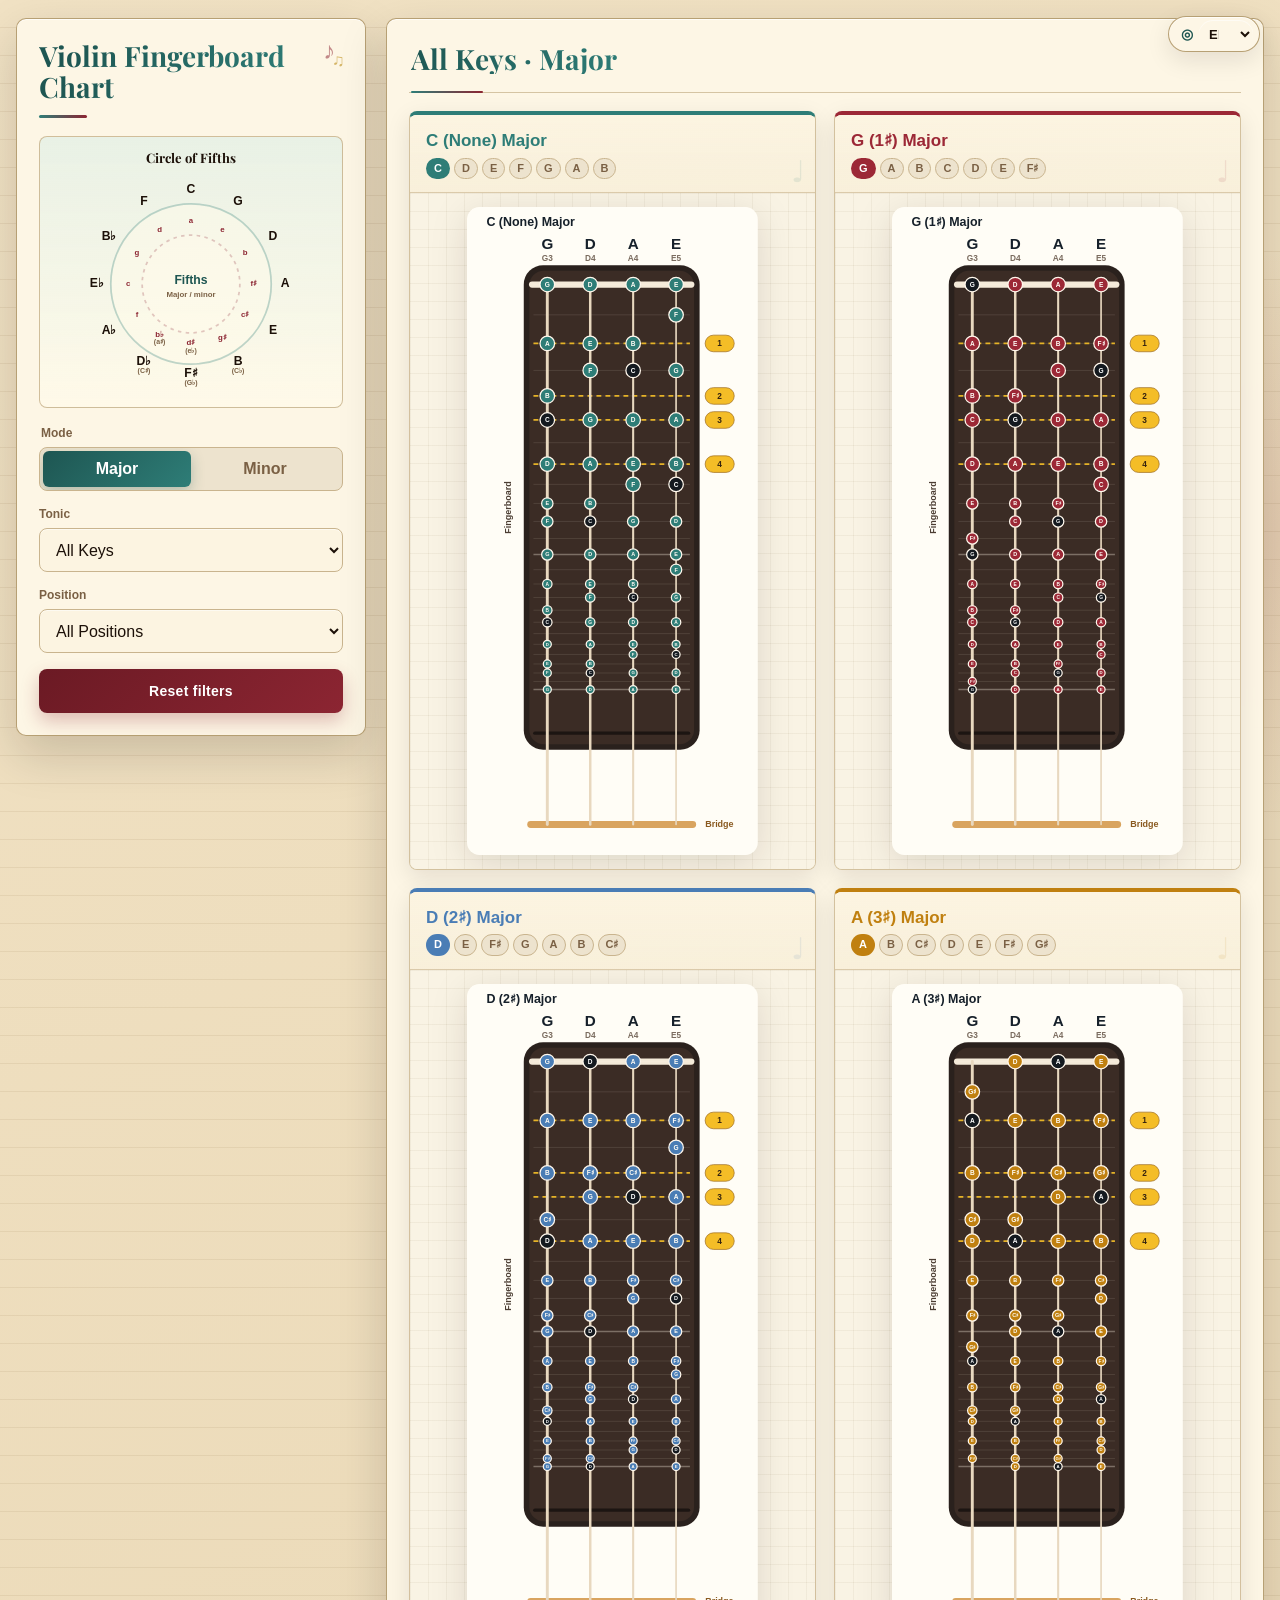
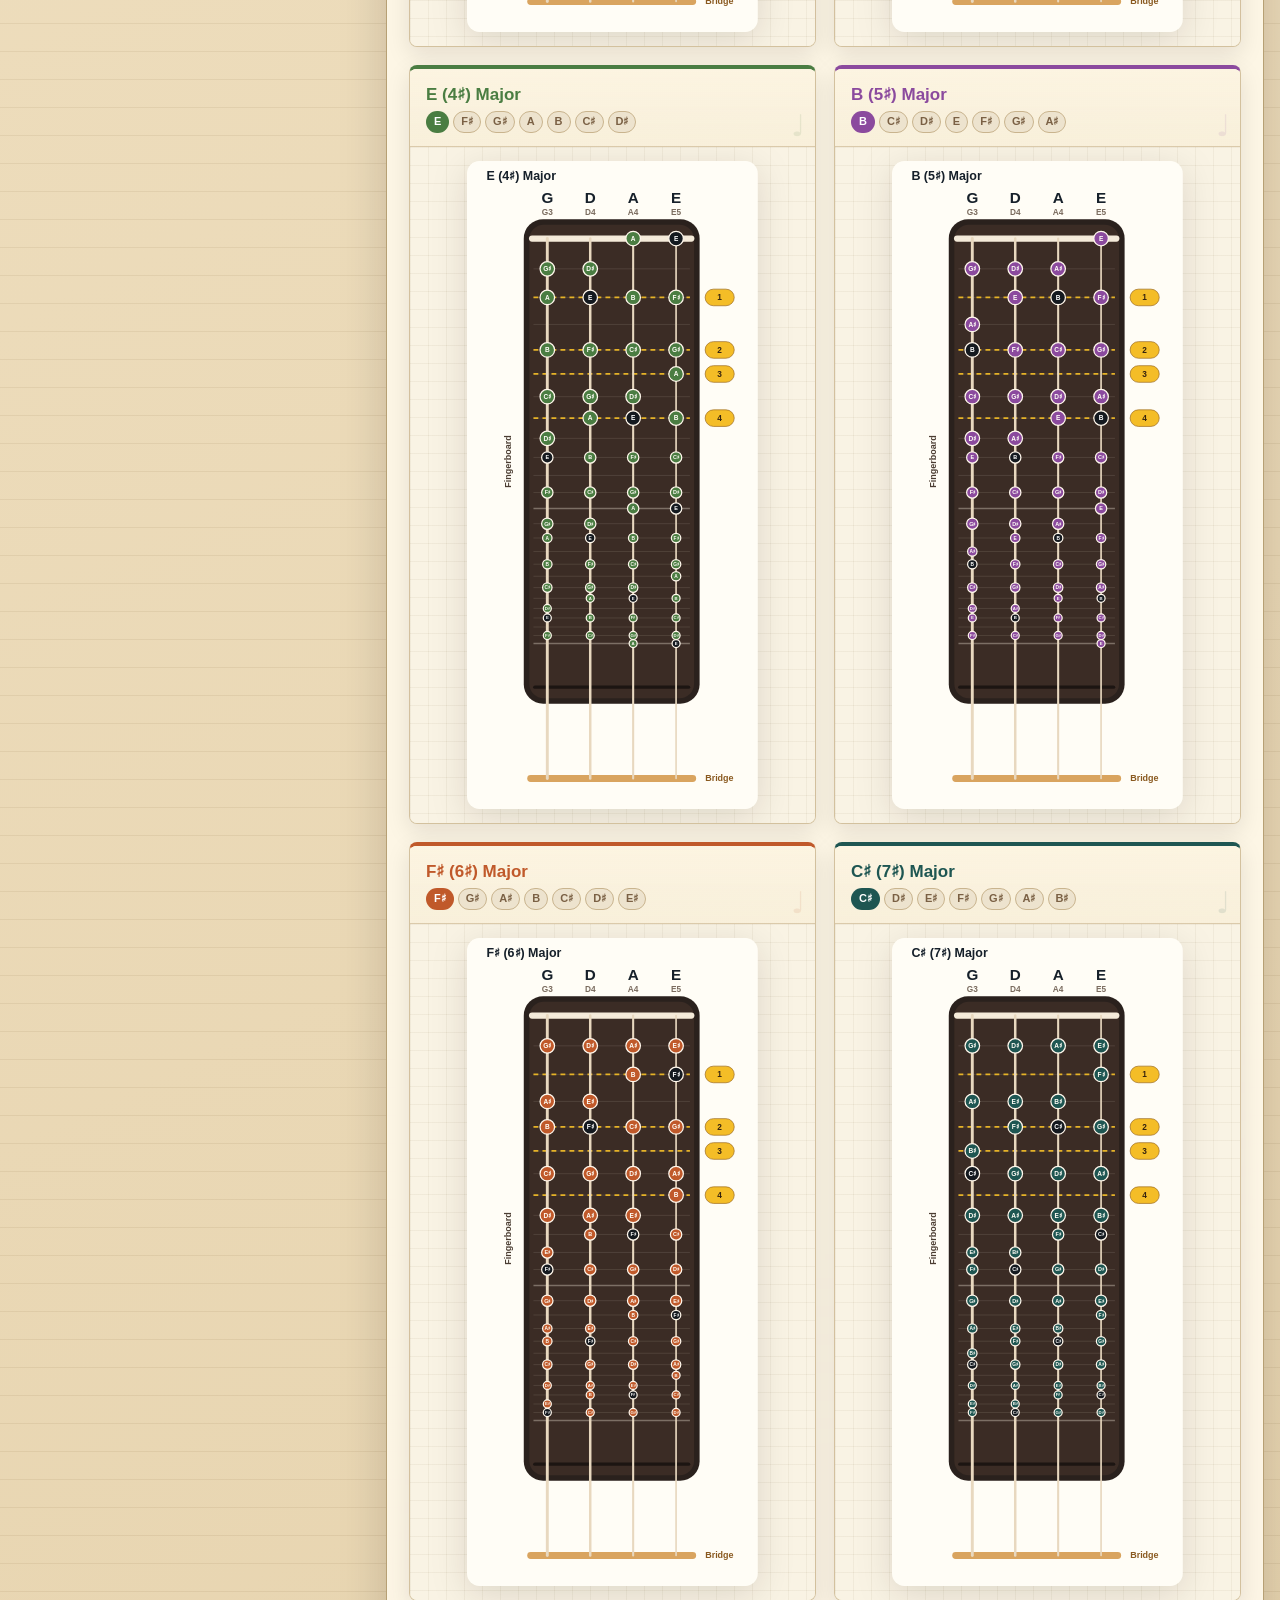
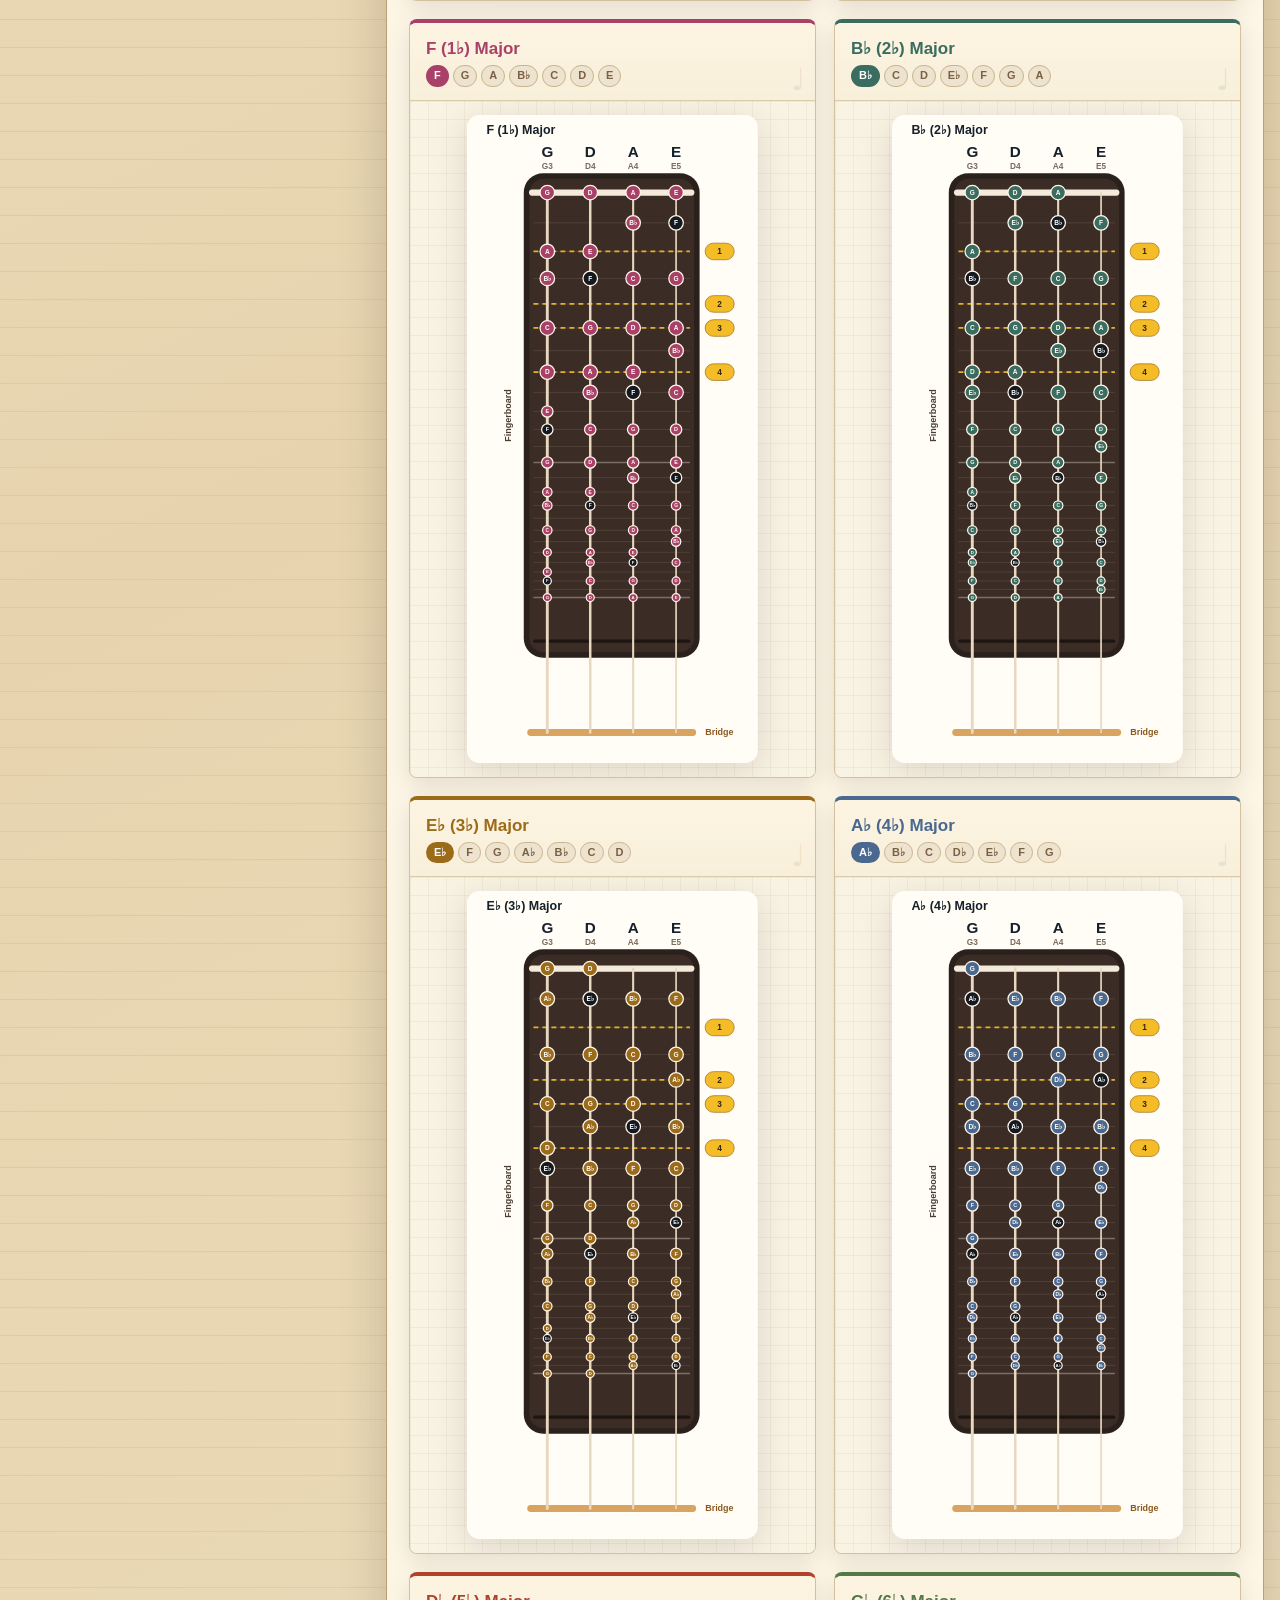
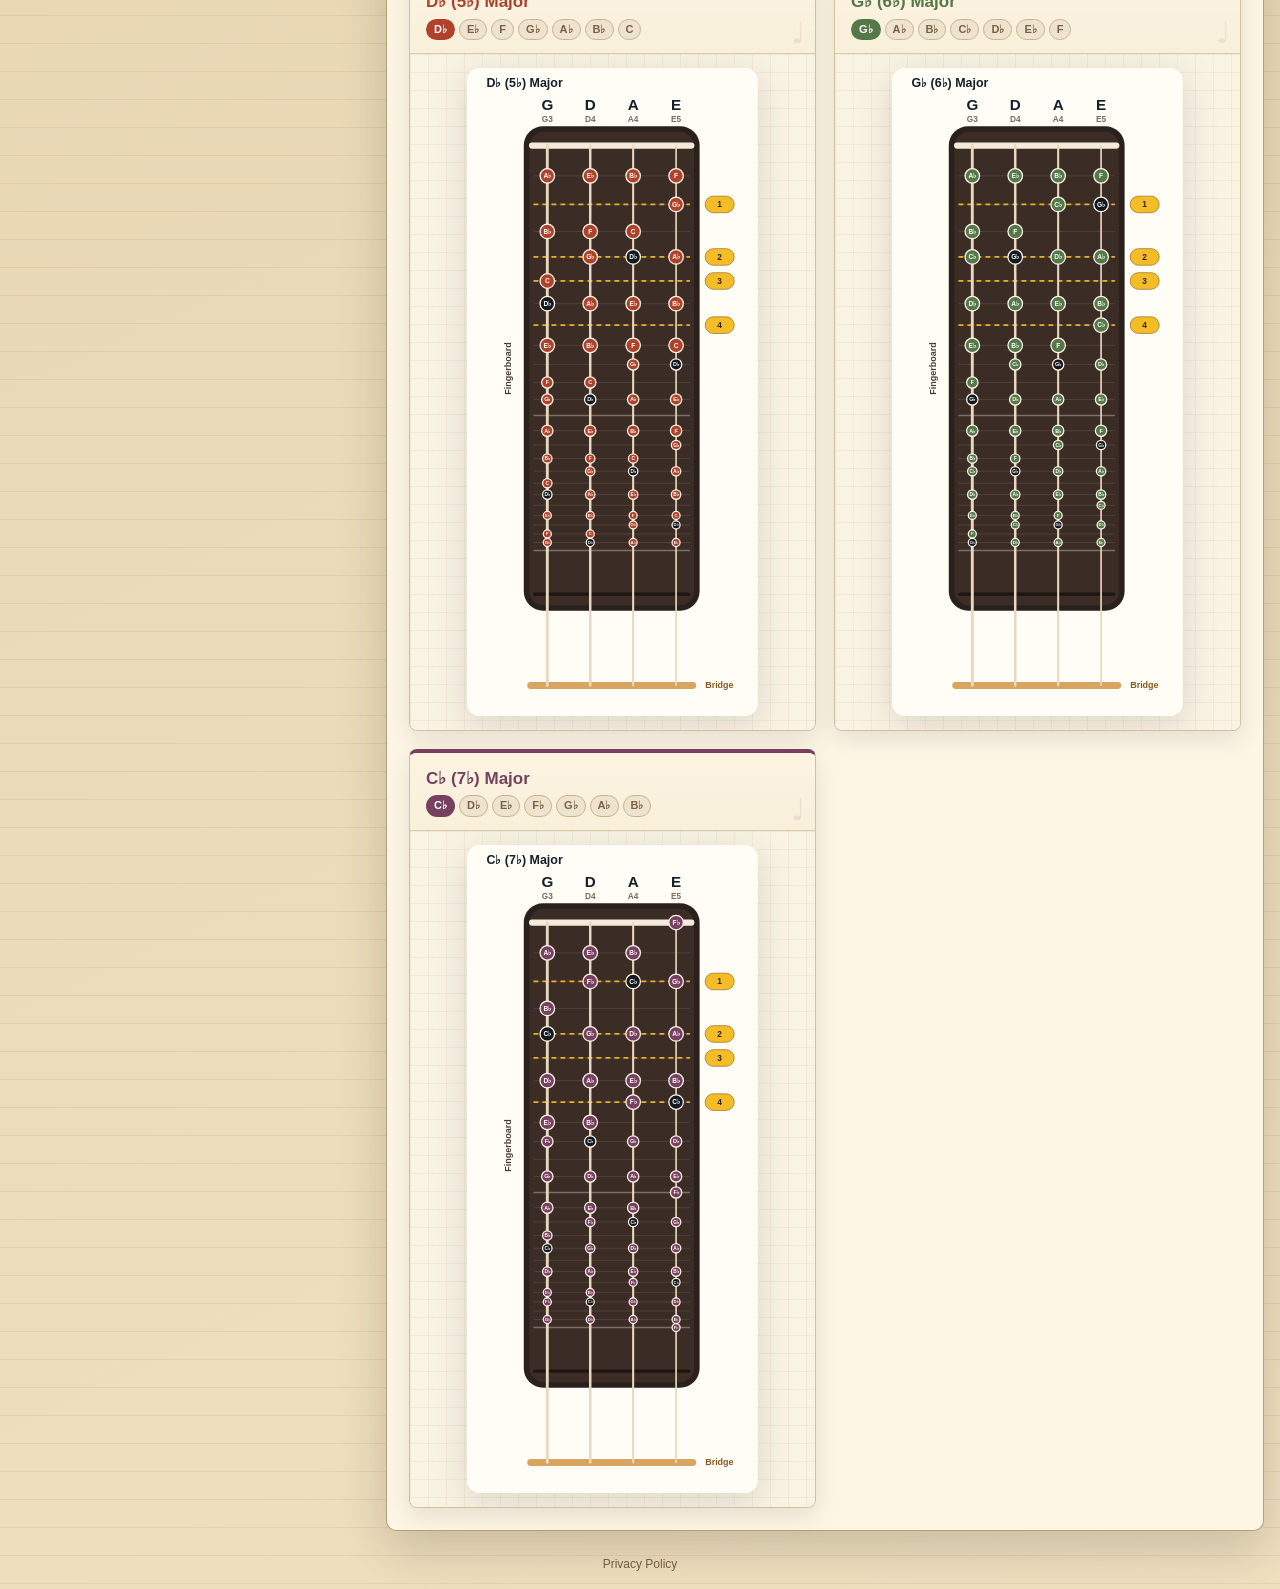
<file: index.html>
<!doctype html>
<html lang="en" data-default-lang="en">
  <head>
    <meta charset="utf-8">
    <meta name="viewport" content="width=device-width, initial-scale=1">
    <meta name="google-site-verification" content="z76xjxY6kRkKO2FdSqYmMXT2T0Ag-CoBl6Cyi8DQak0" />
    <title>Violin Fingerboard Chart · Position Map · Circle of Fifths</title>
    <meta name="description" content="Interactive violin fingerboard chart for scales, keys, and positions. Find finger patterns by key, mode, and position, with a circle of fifths reference.">
    <link rel="canonical" href="https://xiaoxiao0413.github.io/violin-fingerboard-map/">
    <link rel="alternate" hreflang="en" href="https://xiaoxiao0413.github.io/violin-fingerboard-map/">
    <link rel="alternate" hreflang="x-default" href="https://xiaoxiao0413.github.io/violin-fingerboard-map/">
    <meta property="og:title" content="Violin Fingerboard Chart · Position Map · Circle of Fifths">
    <meta property="og:description" content="Interactive violin fingerboard chart for scales, keys, and positions, with a circle of fifths reference.">
    <meta property="og:type" content="website">
    <meta property="og:url" content="https://xiaoxiao0413.github.io/violin-fingerboard-map/">
    <meta property="og:image" content="https://xiaoxiao0413.github.io/violin-fingerboard-map/assets/og-image.png">
    <meta property="og:image:width" content="1200">
    <meta property="og:image:height" content="630">
    <meta name="twitter:card" content="summary_large_image">
    <meta name="twitter:title" content="Violin Fingerboard Chart · Position Map · Circle of Fifths">
    <meta name="twitter:description" content="Interactive violin fingerboard chart for scales, keys, and positions, with a circle of fifths reference.">
    <meta name="twitter:image" content="https://xiaoxiao0413.github.io/violin-fingerboard-map/assets/og-image.png">
    <link rel="icon" href="favicon.ico" sizes="any">
    <link rel="icon" type="image/svg+xml" href="assets/favicon.svg">
    <link rel="apple-touch-icon" href="assets/apple-touch-icon.png">
    <link rel="stylesheet" href="styles.css?v=20260626-ui-polish">
    <script src="app.js?v=20260626-ui-polish" defer></script>

    <!-- Google Analytics (GA4) -->
    <script async src="https://www.googletagmanager.com/gtag/js?id=G-2831V72LX2"></script>
    <script>
      window.dataLayer = window.dataLayer || [];
      function gtag(){dataLayer.push(arguments);}
      gtag('js', new Date());
      gtag('config', 'G-2831V72LX2');
    </script>
  </head>
  <body>
    <main class="app-shell">
      <label class="language-control" for="language" aria-label="Language">
        <span class="language-icon" aria-hidden="true">◎</span>
        <select id="language" name="language">
          <option value="zh-Hans">简</option>
          <option value="zh-Hant">繁</option>
          <option value="en" selected>EN</option>
        </select>
      </label>

      <section class="control-panel" aria-labelledby="app-title">
        <div class="brand-block">
          <h1 id="app-title" data-i18n="appTitle">Violin Fingerboard Chart</h1>
        </div>

        <section class="fifths-wheel" aria-labelledby="fifths-title">
          <h2 id="fifths-title" data-i18n="circleTitle">Circle of Fifths for Violin</h2>
          <svg class="fifths-svg" viewBox="0 0 250 250" role="img" aria-label="Circle of Fifths">
            <circle class="fifths-ring" cx="125" cy="125" r="92" />
            <circle class="fifths-inner-ring" cx="125" cy="125" r="56" />
            <g class="fifths-major">
              <text x="125" y="17" data-key="c">C</text>
              <text x="179" y="31" data-key="g">G</text>
              <text x="219" y="71" data-key="d">D</text>
              <text x="233" y="125" data-key="a">A</text>
              <text x="219" y="179" data-key="e">E</text>
              <text x="179" y="214" data-key="b"><tspan x="179">B</tspan><tspan class="fifths-alt" x="179" dy="11">(C♭)</tspan></text>
              <text x="125" y="228" data-key="fs"><tspan x="125">F♯</tspan><tspan class="fifths-alt" x="125" dy="11">(G♭)</tspan></text>
              <text x="71" y="214" data-key="db"><tspan x="71">D♭</tspan><tspan class="fifths-alt" x="71" dy="11">(C♯)</tspan></text>
              <text x="31" y="179" data-key="ab">A♭</text>
              <text x="17" y="125" data-key="eb">E♭</text>
              <text x="31" y="71" data-key="bb">B♭</text>
              <text x="71" y="31" data-key="f">F</text>
            </g>
            <g class="fifths-minor">
              <text x="125" y="53" data-key="a">a</text>
              <text x="161" y="63" data-key="e">e</text>
              <text x="187" y="89" data-key="b">b</text>
              <text x="197" y="125" data-key="fs">f♯</text>
              <text x="187" y="161" data-key="cs">c♯</text>
              <text x="161" y="187" data-key="gs">g♯</text>
              <text x="125" y="193" data-key="ds"><tspan x="125">d♯</tspan><tspan class="fifths-alt" x="125" dy="9">(e♭)</tspan></text>
              <text x="89" y="183" data-key="bb"><tspan x="89">b♭</tspan><tspan class="fifths-alt" x="89" dy="9">(a♯)</tspan></text>
              <text x="63" y="161" data-key="f">f</text>
              <text x="53" y="125" data-key="c">c</text>
              <text x="63" y="89" data-key="g">g</text>
              <text x="89" y="63" data-key="d">d</text>
            </g>
            <text class="fifths-center" x="125" y="121" data-i18n="circleCenter">Fifths</text>
            <text class="fifths-center-sub" x="125" y="138" data-i18n="circleSub">Major / minor</text>
          </svg>
        </section>

        <form class="filters" id="filters">

          <fieldset class="field-group">
            <legend data-i18n="modeLabel">Mode</legend>
            <div class="segmented mode-segmented" role="radiogroup" aria-label="Mode">
              <label>
                <input type="radio" name="mode" value="major" checked>
                <span data-i18n="majorMode">Major</span>
              </label>
              <label>
                <input type="radio" name="mode" value="minor">
                <span data-i18n="minorMode">Minor</span>
              </label>
            </div>
          </fieldset>

          <label class="field">
            <span data-i18n="tonicLabel">Tonic</span>
            <select id="tonic" name="tonic"></select>
          </label>

          <label class="field">
            <span data-i18n="positionLabel">Position</span>
            <select id="position" name="position"></select>
          </label>

          <button class="reset-button" type="button" id="reset" data-i18n="resetButton">Reset filters</button>
        </form>

        <!-- Reserved ad slot (sidebar, ~300x250). Hidden until traffic justifies running ads.
             To activate: remove "ad-slot--reserved" class and drop the ad network's embed code inside. -->
        <div class="ad-slot ad-slot--sidebar ad-slot--reserved" aria-hidden="true" data-ad-slot="sidebar-300x250"></div>
      </section>

      <section class="result-panel" aria-live="polite">
        <div class="result-head">
          <div>
            <h2 id="result-title">All Keys · Major</h2>
          </div>
        </div>

        <div id="results" class="diagram-grid"></div>
      </section>

      <!-- Reserved ad slot (full-width banner, ~728x90 / responsive). Hidden until traffic justifies running ads. -->
      <div class="ad-slot ad-slot--banner ad-slot--reserved" aria-hidden="true" data-ad-slot="banner-728x90"></div>

      <footer class="site-footer">
        <a href="privacy.html">Privacy Policy</a>
      </footer>
    </main>
  </body>
</html>
</file>
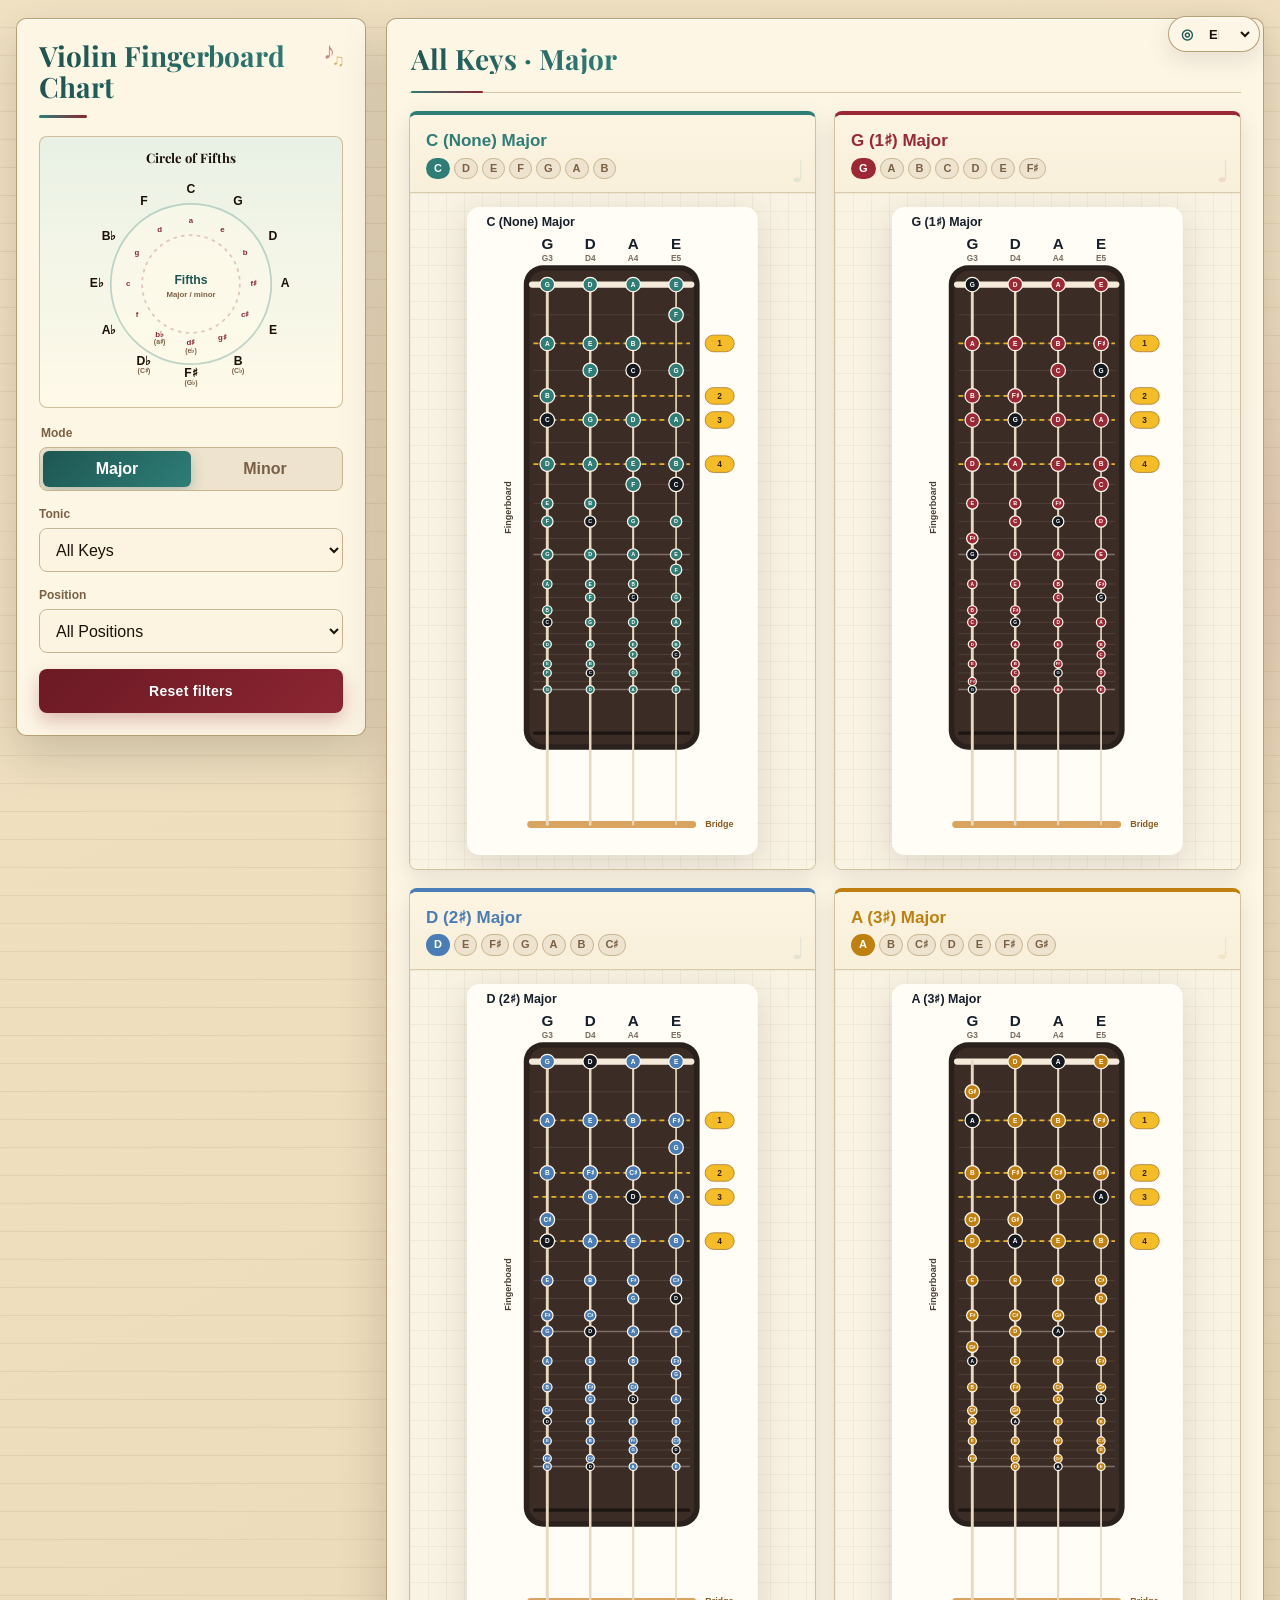
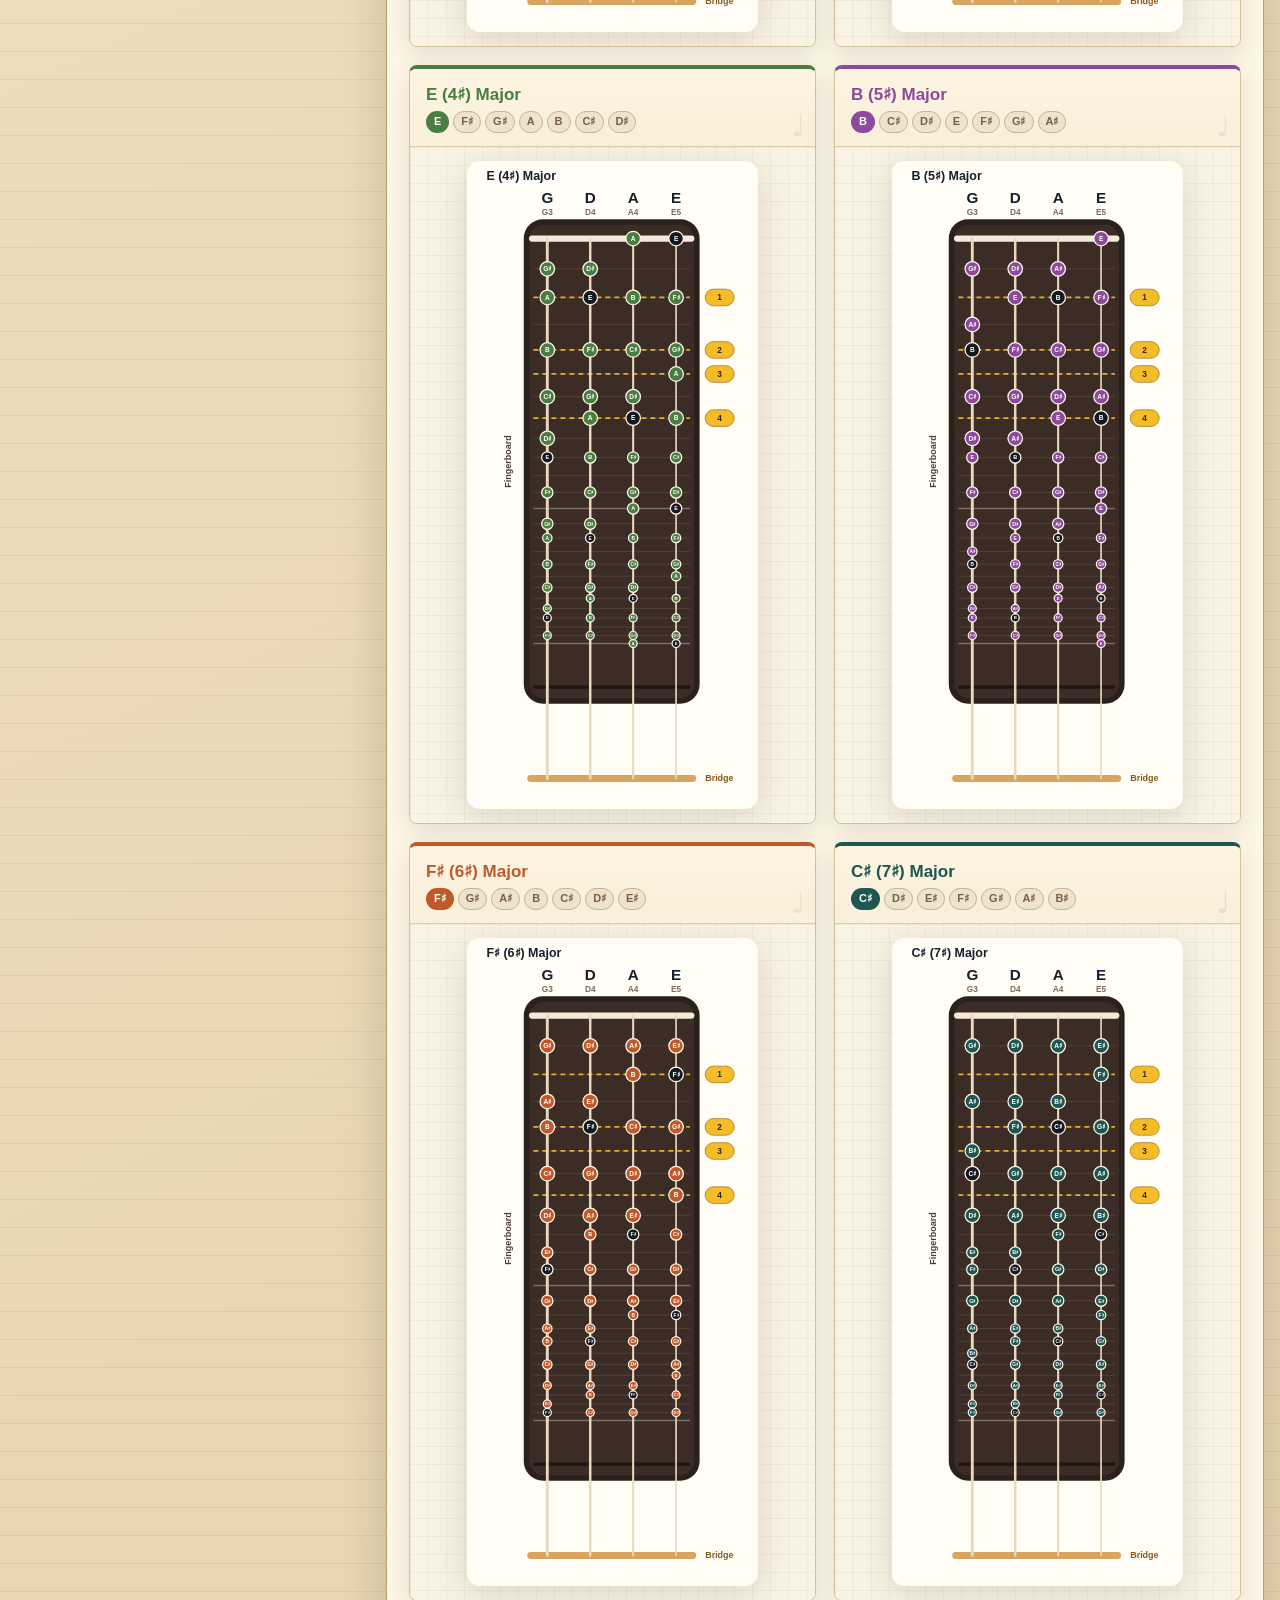
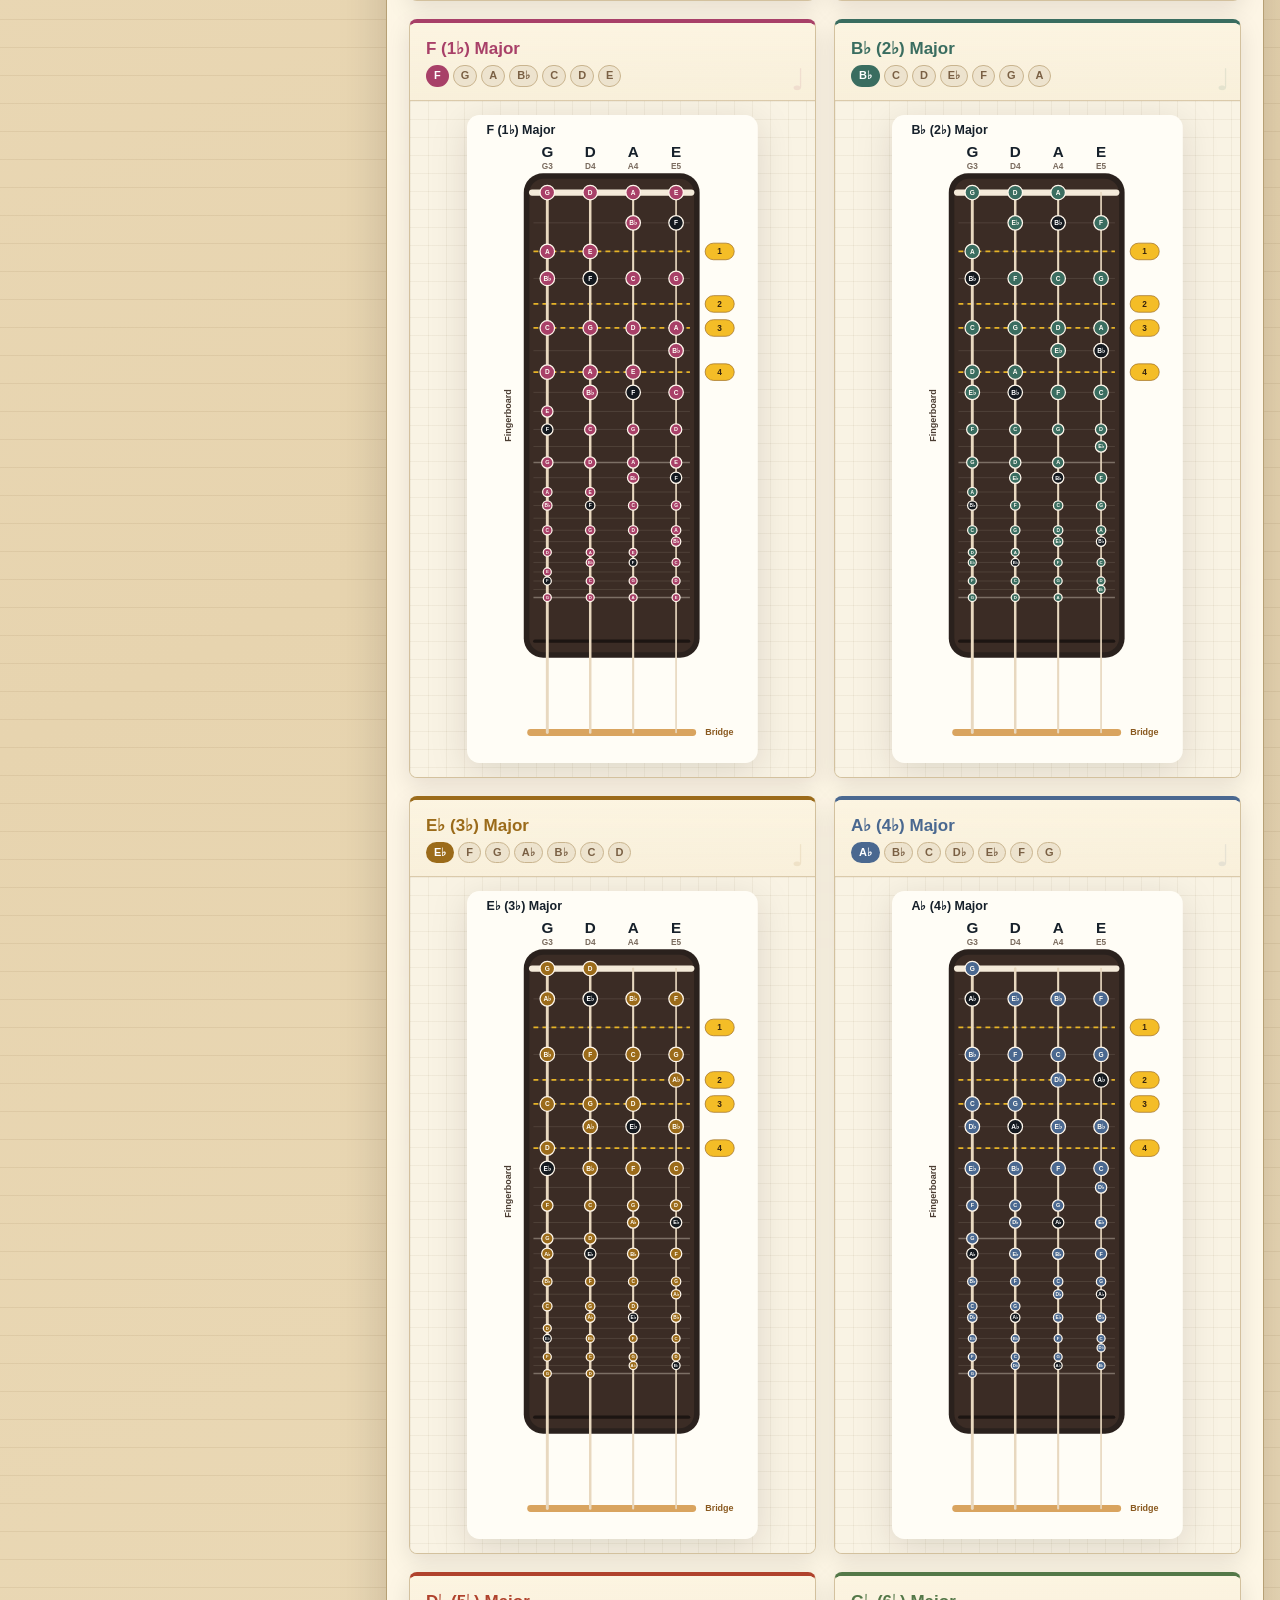
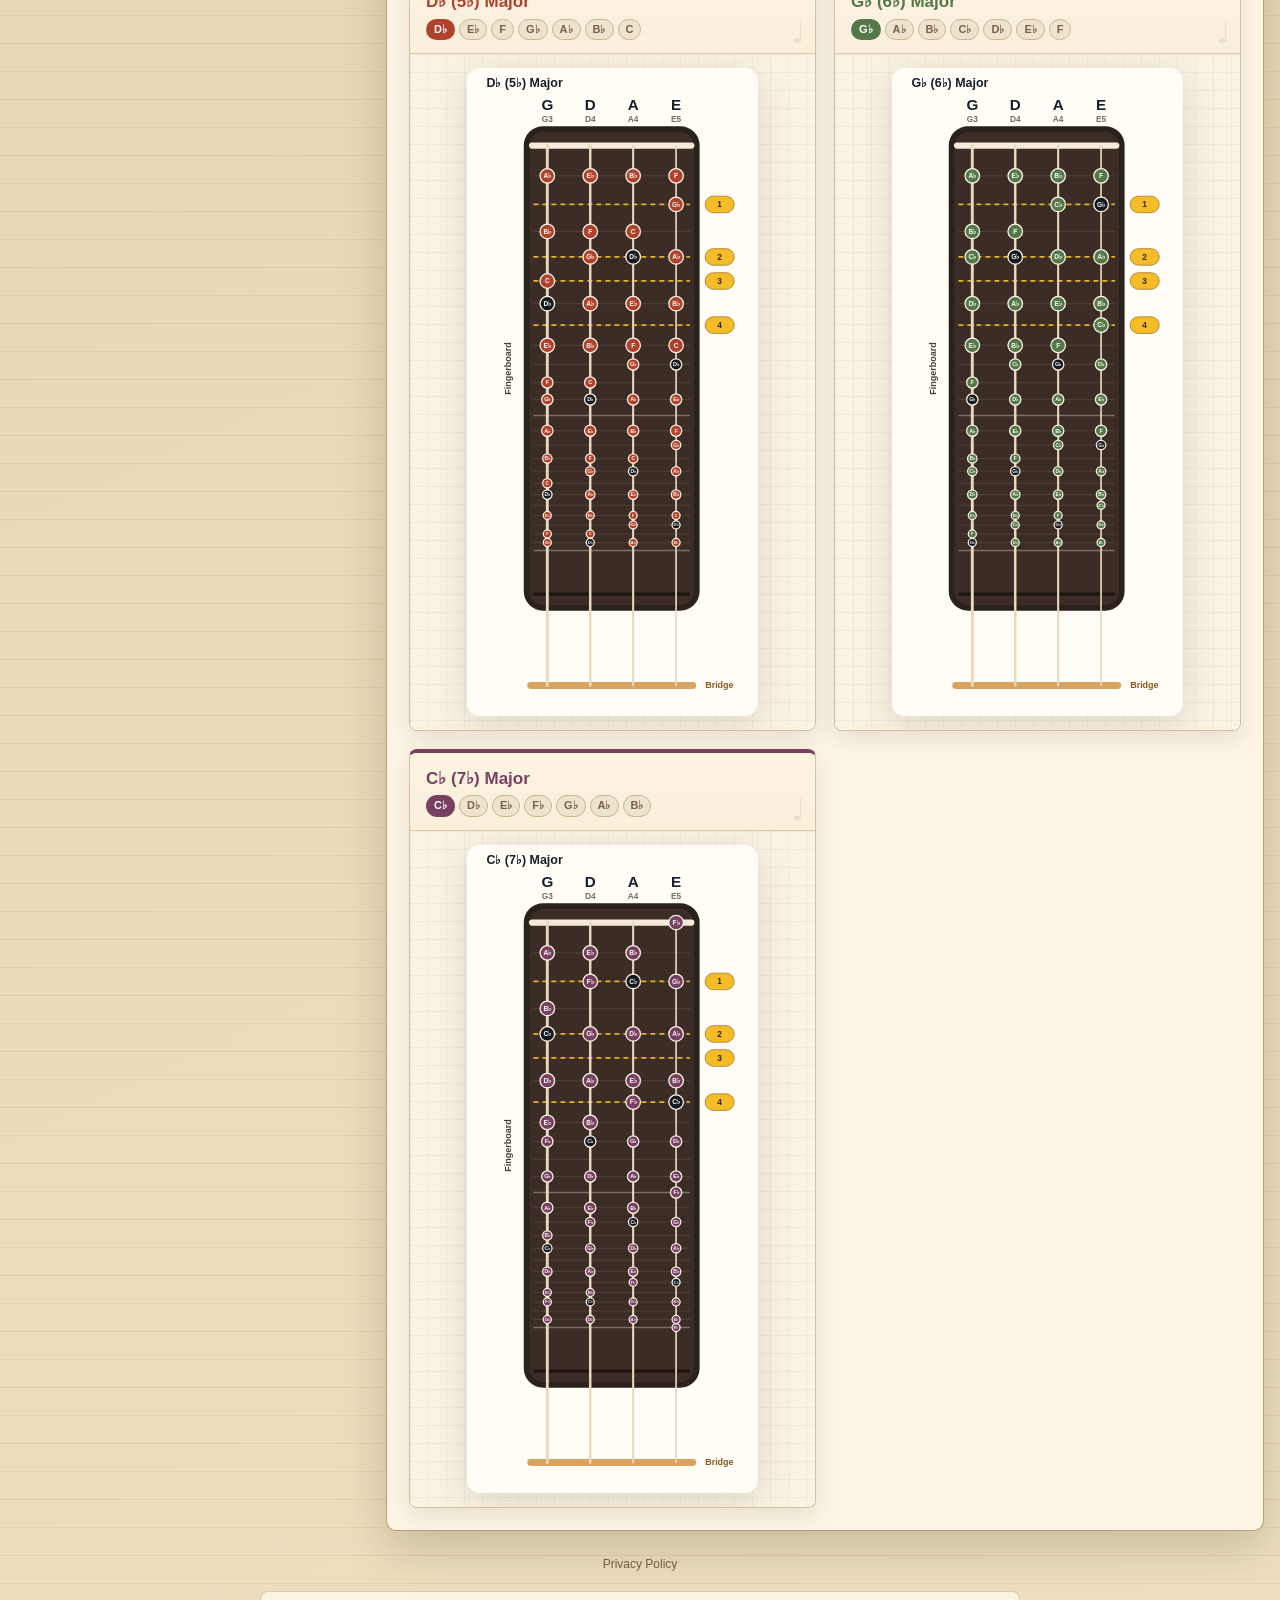
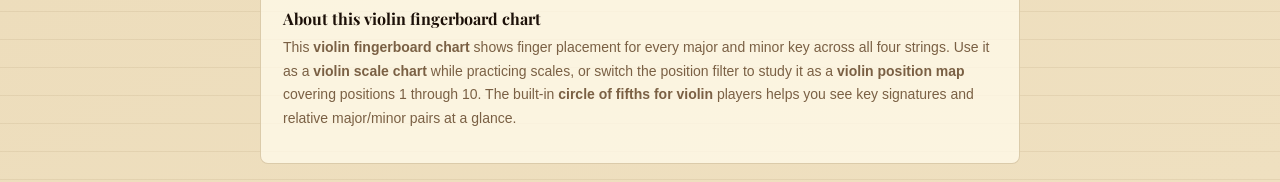
<file: en/index.html>
<!doctype html>
<html lang="en" data-default-lang="en">
  <head>
    <meta charset="utf-8">
    <meta name="viewport" content="width=device-width, initial-scale=1">
    <meta name="google-site-verification" content="z76xjxY6kRkKO2FdSqYmMXT2T0Ag-CoBl6Cyi8DQak0" />
    <title>Violin Fingerboard Chart · Position Map · Circle of Fifths</title>
    <meta name="description" content="Interactive violin fingerboard chart for scales, keys, and positions. Find finger patterns by key, mode, and position, with a circle of fifths reference.">
    <link rel="canonical" href="https://xiaoxiao0413.github.io/violin-fingerboard-map/">
    <link rel="alternate" hreflang="en" href="https://xiaoxiao0413.github.io/violin-fingerboard-map/">
    <link rel="alternate" hreflang="x-default" href="https://xiaoxiao0413.github.io/violin-fingerboard-map/">
    <meta property="og:title" content="Violin Fingerboard Chart · Position Map · Circle of Fifths">
    <meta property="og:description" content="Interactive violin fingerboard chart for scales, keys, and positions, with a circle of fifths reference.">
    <meta property="og:type" content="website">
    <meta property="og:url" content="https://xiaoxiao0413.github.io/violin-fingerboard-map/">
    <meta property="og:image" content="https://xiaoxiao0413.github.io/violin-fingerboard-map/assets/og-image.png">
    <meta property="og:image:width" content="1200">
    <meta property="og:image:height" content="630">
    <meta name="twitter:card" content="summary_large_image">
    <meta name="twitter:title" content="Violin Fingerboard Chart · Position Map · Circle of Fifths">
    <meta name="twitter:description" content="Interactive violin fingerboard chart for scales, keys, and positions, with a circle of fifths reference.">
    <meta name="twitter:image" content="https://xiaoxiao0413.github.io/violin-fingerboard-map/assets/og-image.png">
    <link rel="icon" href="../favicon.ico" sizes="any">
    <link rel="icon" type="image/svg+xml" href="../assets/favicon.svg">
    <link rel="apple-touch-icon" href="../assets/apple-touch-icon.png">
    <link rel="stylesheet" href="../styles.css?v=20260626-ui-polish">
    <script src="../app.js?v=20260626-ui-polish" defer></script>

    <!-- Google Analytics (GA4) -->
    <script async src="https://www.googletagmanager.com/gtag/js?id=G-2831V72LX2"></script>
    <script>
      window.dataLayer = window.dataLayer || [];
      function gtag(){dataLayer.push(arguments);}
      gtag('js', new Date());
      gtag('config', 'G-2831V72LX2');
    </script>
  </head>
  <body>
    <main class="app-shell">
      <label class="language-control" for="language" aria-label="Language">
        <span class="language-icon" aria-hidden="true">◎</span>
        <select id="language" name="language">
          <option value="zh-Hans">简</option>
          <option value="zh-Hant">繁</option>
          <option value="en" selected>EN</option>
        </select>
      </label>

      <section class="control-panel" aria-labelledby="app-title">
        <div class="brand-block">
          <h1 id="app-title" data-i18n="appTitle">Violin Fingerboard Chart</h1>
        </div>

        <section class="fifths-wheel" aria-labelledby="fifths-title">
          <h2 id="fifths-title" data-i18n="circleTitle">Circle of Fifths for Violin</h2>
          <svg class="fifths-svg" viewBox="0 0 250 250" role="img" aria-label="Circle of Fifths">
            <circle class="fifths-ring" cx="125" cy="125" r="92" />
            <circle class="fifths-inner-ring" cx="125" cy="125" r="56" />
            <g class="fifths-major">
              <text x="125" y="17" data-key="c">C</text>
              <text x="179" y="31" data-key="g">G</text>
              <text x="219" y="71" data-key="d">D</text>
              <text x="233" y="125" data-key="a">A</text>
              <text x="219" y="179" data-key="e">E</text>
              <text x="179" y="214" data-key="b"><tspan x="179">B</tspan><tspan class="fifths-alt" x="179" dy="11">(C♭)</tspan></text>
              <text x="125" y="228" data-key="fs"><tspan x="125">F♯</tspan><tspan class="fifths-alt" x="125" dy="11">(G♭)</tspan></text>
              <text x="71" y="214" data-key="db"><tspan x="71">D♭</tspan><tspan class="fifths-alt" x="71" dy="11">(C♯)</tspan></text>
              <text x="31" y="179" data-key="ab">A♭</text>
              <text x="17" y="125" data-key="eb">E♭</text>
              <text x="31" y="71" data-key="bb">B♭</text>
              <text x="71" y="31" data-key="f">F</text>
            </g>
            <g class="fifths-minor">
              <text x="125" y="53" data-key="a">a</text>
              <text x="161" y="63" data-key="e">e</text>
              <text x="187" y="89" data-key="b">b</text>
              <text x="197" y="125" data-key="fs">f♯</text>
              <text x="187" y="161" data-key="cs">c♯</text>
              <text x="161" y="187" data-key="gs">g♯</text>
              <text x="125" y="193" data-key="ds"><tspan x="125">d♯</tspan><tspan class="fifths-alt" x="125" dy="9">(e♭)</tspan></text>
              <text x="89" y="183" data-key="bb"><tspan x="89">b♭</tspan><tspan class="fifths-alt" x="89" dy="9">(a♯)</tspan></text>
              <text x="63" y="161" data-key="f">f</text>
              <text x="53" y="125" data-key="c">c</text>
              <text x="63" y="89" data-key="g">g</text>
              <text x="89" y="63" data-key="d">d</text>
            </g>
            <text class="fifths-center" x="125" y="121" data-i18n="circleCenter">Fifths</text>
            <text class="fifths-center-sub" x="125" y="138" data-i18n="circleSub">Major / minor</text>
          </svg>
        </section>

        <form class="filters" id="filters">

          <fieldset class="field-group">
            <legend data-i18n="modeLabel">Mode</legend>
            <div class="segmented mode-segmented" role="radiogroup" aria-label="Mode">
              <label>
                <input type="radio" name="mode" value="major" checked>
                <span data-i18n="majorMode">Major</span>
              </label>
              <label>
                <input type="radio" name="mode" value="minor">
                <span data-i18n="minorMode">Minor</span>
              </label>
            </div>
          </fieldset>

          <label class="field">
            <span data-i18n="tonicLabel">Tonic</span>
            <select id="tonic" name="tonic"></select>
          </label>

          <label class="field">
            <span data-i18n="positionLabel">Position</span>
            <select id="position" name="position"></select>
          </label>

          <button class="reset-button" type="button" id="reset" data-i18n="resetButton">Reset filters</button>
        </form>

        <!-- Reserved ad slot (sidebar, ~300x250). Hidden until traffic justifies running ads.
             To activate: remove "ad-slot--reserved" class and drop the ad network's embed code inside. -->
        <div class="ad-slot ad-slot--sidebar ad-slot--reserved" aria-hidden="true" data-ad-slot="sidebar-300x250"></div>
      </section>

      <section class="result-panel" aria-live="polite">
        <div class="result-head">
          <div>
            <h2 id="result-title">All Keys · Major</h2>
          </div>
        </div>

        <div id="results" class="diagram-grid"></div>
      </section>

      <!-- Reserved ad slot (full-width banner, ~728x90 / responsive). Hidden until traffic justifies running ads. -->
      <div class="ad-slot ad-slot--banner ad-slot--reserved" aria-hidden="true" data-ad-slot="banner-728x90"></div>

      <footer class="site-footer">
        <a href="../privacy.html">Privacy Policy</a>
      </footer>

      <section class="seo-notes" aria-labelledby="about-title">
        <h2 id="about-title">About this violin fingerboard chart</h2>
        <p>
          This <strong>violin fingerboard chart</strong> shows finger placement for every major and minor key
          across all four strings. Use it as a <strong>violin scale chart</strong> while practicing scales, or
          switch the position filter to study it as a <strong>violin position map</strong> covering positions
          1 through 10. The built-in <strong>circle of fifths for violin</strong> players helps you see key
          signatures and relative major/minor pairs at a glance.
        </p>
      </section>
    </main>
  </body>
</html>
</file>
<file: styles.css>
@import url('https://fonts.googleapis.com/css2?family=Playfair+Display:ital,wght@0,500;0,700;0,900;1,500;1,700&display=swap');

/* ─── Unified Musical Colour System ─────────────────────────────
   Palette: Aged Parchment × Patina Brass × Violin Burgundy × India Ink
   ──────────────────────────────────────────────────────────────── */
:root {
  color-scheme: light;
  --ink:          #1c1008;          /* India ink – near-black warm */
  --muted:        #7a6044;          /* warm brown-gray */
  --soft:         #ede3ce;          /* light parchment */
  --line:         #c9b48e;          /* warm tan borders */
  --panel:        rgba(253, 246, 230, 0.98);   /* warm cream panel (lifts off bg) */
  --panel-solid:  #fcf4e1;          /* solid warm cream */
  --page:         #f5ecda;          /* parchment page */
  --teal:         #2e7d77;          /* patina brass / verdigris */
  --teal-dark:    #1e5652;          /* deep instrument metal */
  --teal-soft:    #d2eeeb;          /* light teal tint */
  --accent:       #8c2532;          /* deep burgundy – violin red */
  --accent-soft:  #f2dde0;          /* light blush */
  --gold:         #b8870c;          /* dark goldenrod */
  --gold-soft:    #fdf0c4;
  --string:       #3d2b18;          /* warm dark brown */
  --shadow:       0 18px 48px rgba(20, 10, 4, 0.17);
  --shadow-soft:  0 8px 24px rgba(20, 10, 4, 0.10);
  /* Typography: serif only for page titles, sans everywhere else.
     CJK falls through to YaHei/PingFang so Chinese matches the body. */
  --font-sans:  Inter, "Segoe UI", "Microsoft YaHei", "PingFang SC", Arial, sans-serif;
  --font-serif: 'Playfair Display', Georgia, "Microsoft YaHei", "PingFang SC", serif;
}

* {
  box-sizing: border-box;
}

/* ─── Page Background: Warm Parchment + Ruled Staff Lines ────── */
body {
  margin: 0;
  min-height: 100vh;
  overflow-x: hidden;
  color: var(--ink);
  background:
    repeating-linear-gradient(
      transparent 0, transparent 27px,
      rgba(110, 78, 32, 0.085) 27px, rgba(110, 78, 32, 0.085) 28px
    ),
    radial-gradient(ellipse 900px 600px at 8% -8%, rgba(184, 135, 12, 0.14), transparent 62%),
    radial-gradient(ellipse 700px 500px at 102% 6%, rgba(140, 37, 50, 0.10), transparent 58%),
    linear-gradient(155deg, #f1e2c4 0%, #e7d4af 55%, #efe0c0 100%);
  background-size: auto, 140% 140%, 140% 140%, auto;
  background-position: 0 0, 0% 0%, 100% 0%, 0 0;
  animation: drift-blobs 30s ease-in-out infinite alternate;
  font-family: var(--font-sans);
}

@keyframes drift-blobs {
  0%   { background-position: 0 0, 0%  0%,  100% 0%, 0 0; }
  100% { background-position: 0 0, 7% 12%,  90% 16%, 0 0; }
}

button,
select,
input {
  font: inherit;
}

button,
select {
  transition: border-color 0.18s ease, background 0.18s ease,
              box-shadow 0.18s ease, transform 0.18s ease;
}

/* ─── Language Switcher ──────────────────────────────────────── */
.language-control {
  position: fixed;
  top: 16px;
  right: 20px;
  z-index: 20;
  display: inline-flex;
  gap: 6px;
  align-items: center;
  min-height: 36px;
  padding: 0 6px 0 12px;
  border: 1px solid rgba(176, 150, 104, 0.9);
  border-radius: 999px;
  background: var(--panel);
  box-shadow:
    0 1px 0 rgba(255, 255, 255, 0.7) inset,
    var(--shadow-soft);
  backdrop-filter: blur(10px);
  transition: border-color 0.18s ease, box-shadow 0.18s ease;
}

.language-control:hover {
  border-color: var(--teal);
  box-shadow:
    0 1px 0 rgba(255, 255, 255, 0.7) inset,
    var(--shadow);
}

.language-icon {
  color: var(--teal-dark);
  font-size: 14px;
  font-weight: 900;
  line-height: 1;
}

.language-control select {
  width: 54px;
  min-height: 28px;
  padding: 0 18px 0 6px;
  color: var(--ink);
  border: 0;
  border-radius: 999px;
  background-color: transparent;
  font-family: var(--font-sans);
  font-size: 13px;
  font-weight: 800;
  letter-spacing: 0.02em;
  text-overflow: clip;
  cursor: pointer;
}

.language-control select:focus-visible {
  outline: 2px solid rgba(46, 125, 119, 0.4);
  outline-offset: 2px;
}

/* ─── Layout Shell ───────────────────────────────────────────── */
.app-shell {
  display: grid;
  grid-template-columns: minmax(270px, 350px) minmax(0, 1fr);
  gap: 20px;
  width: min(1440px, calc(100% - 32px));
  min-height: 100vh;
  margin: 0 auto;
  padding: 18px 0;
}

.control-panel,
.result-panel {
  background: var(--panel);
  border: 1px solid rgba(176, 150, 104, 0.9);
  border-radius: 10px;
  box-shadow:
    0 1px 0 rgba(255, 255, 255, 0.7) inset,
    var(--shadow);
  backdrop-filter: blur(8px);
}

.seo-notes {
  grid-column: 1 / -1;
  max-width: 760px;
  margin: 0 auto;
  padding: 18px 22px;
  color: var(--muted);
  font-size: 14px;
  line-height: 1.7;
  background: rgba(255, 250, 233, 0.78);
  border: 1px solid rgba(201, 180, 142, 0.65);
  border-radius: 8px;
}

.seo-notes h2 {
  margin-bottom: 8px;
  color: var(--ink);
  font-size: 16px;
}

/* ─── Control Panel ──────────────────────────────────────────── */
.control-panel {
  position: sticky;
  top: 16px;
  align-self: start;
  display: flex;
  flex-direction: column;
  gap: 16px;
  padding: 22px;
}

/* ─── Brand Block ────────────────────────────────────────────── */
.brand-block {
  position: relative;
  padding-bottom: 2px;
}

.brand-block::before {
  position: absolute;
  top: -4px;
  right: 8px;
  color: var(--accent);
  font-size: 24px;
  opacity: 0.52;
  content: "♪";
  animation: note-float 4s ease-in-out infinite;
}

.brand-block::after {
  position: absolute;
  top: 10px;
  right: -2px;
  color: var(--gold);
  font-size: 17px;
  opacity: 0.58;
  content: "♫";
  animation: note-float 4s ease-in-out infinite 1.2s;
}

@keyframes note-float {
  0%, 100% { transform: translateY(0) rotate(0deg); }
  50%       { transform: translateY(-6px) rotate(7deg); }
}

/* ─── Typography ─────────────────────────────────────────────── */
.eyebrow {
  margin: 0 0 8px;
  color: var(--teal-dark);
  font-family: var(--font-sans);
  font-size: 11px;
  font-weight: 700;
  letter-spacing: 0.08em;
  text-transform: uppercase;
}

h1,
h2,
h3,
p {
  margin-top: 0;
}

h1 {
  margin-bottom: 0;
  font-family: var(--font-serif);
  font-size: 28px;
  line-height: 1.1;
  letter-spacing: 0;
  background: linear-gradient(115deg, var(--teal-dark) 5%, var(--teal) 40%, var(--accent) 75%, var(--gold) 100%);
  background-size: 220% 100%;
  background-clip: text;
  -webkit-background-clip: text;
  color: transparent;
  -webkit-text-fill-color: transparent;
  animation: title-shine 9s ease-in-out infinite alternate;
}

@keyframes title-shine {
  0%   { background-position: 0% 50%; }
  100% { background-position: 100% 50%; }
}

h1::after {
  display: block;
  width: 48px;
  height: 3px;
  margin-top: 12px;
  border-radius: 999px;
  background: linear-gradient(90deg, var(--teal), var(--accent));
  content: "";
}

h2 {
  margin-bottom: 0;
  font-family: var(--font-serif);
  font-size: 28px;
  line-height: 1.12;
  letter-spacing: 0;
}

/* ─── Circle of Fifths ───────────────────────────────────────── */
.fifths-wheel {
  display: grid;
  gap: 10px;
  justify-items: center;
  padding: 13px 12px 14px;
  border: 1px solid rgba(201, 180, 142, 0.85);
  border-radius: 8px;
  background:
    linear-gradient(180deg, rgba(210, 238, 235, 0.45), rgba(255, 250, 233, 0.95)),
    var(--panel-solid);
}

.fifths-wheel h2 {
  margin: 0;
  color: var(--ink);
  font-size: 13px;
  font-weight: 700;
  line-height: 1.2;
}

.fifths-svg {
  display: block;
  width: min(100%, 218px);
  height: auto;
}

.fifths-ring {
  fill: rgba(255, 250, 233, 0.45);
  stroke: rgba(46, 125, 119, 0.3);
  stroke-width: 2;
}

.fifths-inner-ring {
  fill: rgba(255, 250, 233, 0.38);
  stroke: rgba(140, 37, 50, 0.24);
  stroke-width: 2;
  stroke-dasharray: 4 5;
}

.fifths-major text,
.fifths-minor text,
.fifths-center,
.fifths-center-sub {
  text-anchor: middle;
  dominant-baseline: middle;
}

.fifths-major text {
  fill: var(--ink);
  font-size: 14px;
  font-weight: 900;
}

.fifths-minor text {
  fill: var(--accent);
  font-size: 9px;
  font-weight: 900;
}

.fifths-center {
  fill: var(--teal-dark);
  font-size: 14px;
  font-weight: 900;
}

.fifths-center-sub {
  fill: var(--muted);
  font-size: 9px;
  font-weight: 800;
}

.fifths-alt {
  fill: var(--muted);
  font-size: 8px;
  font-weight: 800;
}

/* Interactive circle of fifths */
.fifths-major text[data-key],
.fifths-minor text[data-key] {
  cursor: pointer;
  transition: fill 0.15s ease;
}

.fifths-major text[data-key]:hover {
  fill: var(--teal);
}

.fifths-minor text[data-key]:hover {
  fill: var(--teal-dark);
}

.fifths-major text[data-selected],
.fifths-minor text[data-selected] {
  fill: var(--teal);
}

/* ─── Filters ────────────────────────────────────────────────── */
.filters {
  display: grid;
  gap: 16px;
  padding-top: 2px;
}

.field-group {
  min-width: 0;
  margin: 0;
  padding: 0;
  border: 0;
}

legend,
.field > span {
  display: block;
  margin-bottom: 7px;
  color: var(--muted);
  font-size: 12px;
  font-weight: 800;
}

/* Mode Toggle */
.segmented {
  display: grid;
  grid-template-columns: 1fr 1fr;
  width: 100%;
  min-height: 44px;
  overflow: hidden;
  padding: 3px;
  border: 1px solid var(--line);
  border-radius: 8px;
  background: var(--soft);
}

.mode-segmented {
  grid-template-columns: repeat(2, minmax(0, 1fr));
}

.segmented label {
  position: relative;
  display: grid;
  min-width: 0;
  cursor: pointer;
}

.segmented input {
  position: absolute;
  inset: 0;
  opacity: 0;
}

.segmented span {
  display: grid;
  place-items: center;
  min-height: 36px;
  padding: 0 12px;
  color: var(--muted);
  font-weight: 800;
  border-radius: 6px;
  transition: background 0.2s ease, color 0.2s ease, box-shadow 0.2s ease;
}

.segmented input:checked + span {
  color: #ffffff;
  background: linear-gradient(135deg, var(--teal-dark), var(--teal));
  box-shadow: 0 5px 14px rgba(30, 86, 82, 0.28);
}

.segmented label:hover span {
  color: var(--teal-dark);
}

.segmented label:hover input:checked + span {
  color: #ffffff;
}

.segmented input:focus-visible + span {
  outline: 3px solid rgba(46, 125, 119, 0.28);
  outline-offset: -3px;
}

.field {
  display: block;
}

/* Dropdowns */
select,
input[type="number"] {
  width: 100%;
  min-height: 44px;
  padding: 0 38px 0 12px;
  color: var(--ink);
  border: 1px solid var(--line);
  border-radius: 8px;
  background: var(--panel-solid);
  box-shadow: inset 0 1px 0 rgba(255, 255, 255, 0.55);
}

select:hover,
input[type="number"]:hover {
  border-color: rgba(46, 125, 119, 0.45);
}

input[type="number"] {
  padding-right: 12px;
}

select:focus,
input[type="number"]:focus {
  outline: 3px solid rgba(46, 125, 119, 0.2);
  border-color: var(--teal);
}

/* Reset Button – Burgundy, musical feel */
.reset-button {
  min-height: 44px;
  color: #ffffff;
  border: 0;
  border-radius: 8px;
  background: linear-gradient(135deg, #6b1a24, var(--accent));
  box-shadow: 0 8px 18px rgba(140, 37, 50, 0.28);
  cursor: pointer;
  font-family: var(--font-sans);
  font-weight: 700;
  font-size: 14px;
  letter-spacing: 0.02em;
  transition: box-shadow 0.2s ease, background 0.2s ease, transform 0.2s ease;
}

.reset-button:hover {
  transform: translateY(-1px);
  box-shadow: 0 12px 24px rgba(140, 37, 50, 0.36);
}

.reset-button:active {
  transform: translateY(0);
}

/* ─── Result Panel ───────────────────────────────────────────── */
.result-panel {
  display: flex;
  flex-direction: column;
  gap: 18px;
  min-width: 0;
  padding: 22px;
}

.result-head {
  position: relative;
  display: flex;
  align-items: flex-start;
  justify-content: space-between;
  gap: 16px;
  padding: 2px 2px 18px;
  border-bottom: 1px solid rgba(201, 180, 142, 0.75);
}

/* Gradient accent line under result heading */
.result-head::after {
  position: absolute;
  left: 2px;
  bottom: -1px;
  width: 72px;
  height: 2px;
  border-radius: 999px;
  background: linear-gradient(90deg, var(--teal), var(--accent));
  content: "";
}

/* Result title gradient */
#result-title {
  background: linear-gradient(115deg, var(--teal-dark) 0%, var(--teal) 48%, var(--accent) 100%);
  background-size: 220% 100%;
  background-clip: text;
  -webkit-background-clip: text;
  color: transparent;
  -webkit-text-fill-color: transparent;
  animation: title-shine 9s ease-in-out infinite alternate;
}

/* ─── Diagram Grid ───────────────────────────────────────────── */
.diagram-grid {
  display: grid;
  grid-template-columns: repeat(auto-fill, minmax(290px, 1fr));
  gap: 18px;
  align-items: start;
}

.diagram-grid[data-layout="single"] {
  grid-template-columns: minmax(290px, 500px);
  justify-content: center;
}

/* ─── Diagram Card ───────────────────────────────────────────── */
.diagram-card {
  min-width: 0;
  overflow: hidden;
  border: 1px solid rgba(201, 180, 142, 0.8);
  border-top: 4px solid var(--key-color, var(--teal));
  border-radius: 8px;
  background: var(--panel-solid);
  box-shadow: var(--shadow-soft);
  animation: card-in 0.26s ease both;
  transition: transform 0.2s ease, border-color 0.2s ease, box-shadow 0.2s ease;
}

.diagram-card:hover {
  border-color: rgba(110, 78, 32, 0.22);
  border-top-color: var(--key-color, var(--teal));
  box-shadow: 0 16px 36px rgba(20, 10, 4, 0.18);
  transform: translateY(-2px);
}

.formula-card {
  display: grid;
  grid-template-rows: auto auto auto;
}

/* Card header with subtle parchment + musical watermark */
.formula-card-head {
  position: relative;
  display: grid;
  gap: 6px;
  padding: 15px 16px 13px;
  border-bottom: 1px solid rgba(201, 180, 142, 0.65);
  background: linear-gradient(180deg, var(--panel-solid), rgba(245, 236, 213, 0.55));
  overflow: hidden;
}

.formula-card-head::after {
  content: "♩";
  position: absolute;
  right: 10px;
  bottom: 5px;
  font-size: 30px;
  color: var(--key-color, var(--teal));
  opacity: 0.1;
  pointer-events: none;
  line-height: 1;
}

.formula-card-head h3 {
  margin: 0;
  padding: 0;
  font-family: var(--font-sans);
  font-weight: 800;
  color: var(--key-color, var(--teal-dark));
  font-size: 17px;
  line-height: 1.25;
  border-radius: 0;
  background: none;
}

.formula-card-head p {
  margin: 0;
  color: var(--muted);
  font-size: 13px;
  font-weight: 700;
  line-height: 1.35;
}

/* Scale note badges */
.scale-notes {
  display: flex;
  flex-wrap: wrap;
  gap: 4px;
  margin: 0;
}

.scale-note {
  display: inline-flex;
  align-items: center;
  padding: 1px 7px;
  font-size: 11px;
  font-weight: 800;
  color: var(--muted);
  background: var(--soft);
  border: 1px solid var(--line);
  border-radius: 999px;
  line-height: 1.6;
}

.scale-note-tonic {
  color: #ffffff;
  background: var(--key-color, var(--teal));
  border-color: transparent;
}

/* ─── Fingerboard Diagram ────────────────────────────────────── */
.fingerboard-media {
  position: relative;
  display: flex;
  justify-content: center;
  min-width: 0;
  padding: 14px;
  overflow: hidden;
  /* Warm grid – like manuscript staff paper */
  background:
    linear-gradient(rgba(110, 78, 32, 0.06) 1px, transparent 1px),
    linear-gradient(90deg, rgba(110, 78, 32, 0.06) 1px, transparent 1px),
    #f9f3e4;
  background-size: 18px 18px, 18px 18px, auto;
  cursor: zoom-in;
}

/* Zoom hint icon */
.fingerboard-media::after {
  content: "⤢";
  position: absolute;
  bottom: 10px;
  right: 10px;
  width: 26px;
  height: 26px;
  display: flex;
  align-items: center;
  justify-content: center;
  font-size: 13px;
  color: var(--teal-dark);
  background: rgba(255, 250, 233, 0.92);
  border: 1px solid rgba(46, 125, 119, 0.22);
  border-radius: 50%;
  opacity: 0;
  transition: opacity 0.2s ease;
  pointer-events: none;
}

.fingerboard-media:hover::after {
  opacity: 1;
}

.fingerboard-svg {
  display: block;
  width: auto;
  height: auto;
  max-width: min(100%, 430px);
  max-height: 72vh;
  border-radius: 8px;
  filter: drop-shadow(0 8px 18px rgba(20, 10, 4, 0.12));
}

.fingerboard-svg text,
.fifths-svg text {
  font-family: var(--font-sans);
}

.fingerboard-media:focus-visible .fingerboard-svg {
  outline: 3px solid rgba(46, 125, 119, 0.28);
  outline-offset: 2px;
}

/* Note dots */
.note-dot {
  transition: opacity 0.15s ease, filter 0.15s ease;
}

.note-dot.note-dim {
  opacity: 0.38;
}

.note-dot.note-in-position circle:last-of-type {
  filter: drop-shadow(0 0 5px rgba(184, 135, 12, 0.9));
}

/* ─── Animations ─────────────────────────────────────────────── */
@keyframes card-in {
  from {
    opacity: 0;
    transform: translateY(8px);
  }
  to {
    opacity: 1;
    transform: none;
  }
}

@media (prefers-reduced-motion: reduce) {
  *,
  *::before,
  *::after {
    animation: none !important;
    transition: none !important;
  }
}

/* ─── Diagram Media (image-based cards, legacy) ──────────────── */
.diagram-media {
  position: relative;
  display: grid;
  place-items: center;
  min-height: 380px;
  padding: 70px 28px 28px;
  overflow: hidden;
  background:
    linear-gradient(rgba(110, 78, 32, 0.06) 1px, transparent 1px),
    linear-gradient(90deg, rgba(110, 78, 32, 0.06) 1px, transparent 1px),
    linear-gradient(180deg, #fdf8ec, #f5ecda);
  background-size: 22px 22px, 22px 22px, auto;
}

.diagram-pill {
  position: absolute;
  top: 18px;
  left: 50%;
  z-index: 2;
  max-width: calc(100% - 34px);
  padding: 8px 14px 10px;
  color: #ffffff;
  font-family: var(--font-sans);
  font-size: 22px;
  font-weight: 800;
  line-height: 1;
  text-align: center;
  white-space: nowrap;
  border-radius: 8px;
  background: var(--teal-dark);
  box-shadow: 0 8px 16px rgba(30, 86, 82, 0.24);
  transform: translateX(-50%);
}

.position-mark {
  position: absolute;
  top: 78px;
  right: 24px;
  z-index: 2;
  color: var(--ink);
  font-weight: 900;
}

.diagram-image {
  position: relative;
  z-index: 1;
  display: block;
  width: min(82%, 260px);
  border-radius: 8px;
  box-shadow: 0 10px 22px rgba(20, 10, 4, 0.15);
  cursor: zoom-in;
  transition: transform 0.18s ease;
}

.diagram-svg {
  display: block;
  width: 100%;
  height: auto;
}

.diagram-image:hover,
.diagram-image:focus-visible {
  transform: scale(1.02);
}

.diagram-image:focus-visible {
  outline: 3px solid rgba(46, 125, 119, 0.42);
  outline-offset: 2px;
}

.diagram-missing {
  display: grid;
  place-items: center;
  width: min(78%, 250px);
  min-height: 220px;
  color: var(--muted);
  border: 2px dashed var(--line);
  border-radius: 8px;
  background: rgba(255, 250, 233, 0.6);
}

/* ─── Lightbox ───────────────────────────────────────────────── */
.lightbox {
  max-width: min(94vw, 620px);
  padding: 16px;
  border: 0;
  border-radius: 8px;
  background: var(--panel-solid);
  box-shadow: var(--shadow);
}

.lightbox::backdrop {
  background: rgba(18, 9, 4, 0.74);
  backdrop-filter: blur(6px);
}

@keyframes lightbox-in {
  from {
    opacity: 0;
    transform: scale(0.94) translateY(10px);
  }
  to {
    opacity: 1;
    transform: none;
  }
}

.lightbox[open] {
  animation: lightbox-in 0.28s cubic-bezier(0.34, 1.1, 0.64, 1) both;
}

.lightbox figure {
  margin: 0;
  text-align: center;
}

.lightbox-media {
  margin: 0 auto;
  width: min(84vw, 480px);
}

.lightbox-media svg {
  display: block;
  width: 100%;
  height: auto;
  max-height: 78vh;
  border-radius: 8px;
}

.lightbox figcaption {
  margin-top: 10px;
  color: var(--ink);
  font-family: var(--font-sans);
  font-weight: 700;
}

.lightbox-close {
  position: absolute;
  top: 10px;
  right: 10px;
  width: 36px;
  height: 36px;
  display: grid;
  place-items: center;
  color: #ffffff;
  font-size: 22px;
  line-height: 1;
  border: 0;
  border-radius: 50%;
  background: var(--teal-dark);
  cursor: pointer;
  transition: background 0.15s ease, transform 0.15s ease;
}

.lightbox-close::before {
  content: "×";
}

.lightbox-close:hover {
  background: var(--accent);
  transform: scale(1.06) rotate(90deg);
}

/* ─── Diagram Caption (legacy image cards) ───────────────────── */
.diagram-caption {
  display: grid;
  grid-template-columns: auto minmax(0, 1fr);
  gap: 8px 12px;
  align-items: center;
  min-height: 74px;
  padding: 12px 14px 14px;
  border-top: 1px solid rgba(201, 180, 142, 0.75);
  background: rgba(255, 250, 233, 0.7);
}

h3 {
  margin-bottom: 0;
  padding: 6px 10px;
  color: var(--ink);
  font-family: var(--font-sans);
  font-weight: 700;
  font-size: 16px;
  line-height: 1.25;
  border-radius: 6px;
  background: var(--teal-soft);
}

.diagram-caption p {
  margin-bottom: 0;
  color: var(--muted);
  font-size: 13px;
  line-height: 1.35;
}

/* ─── Responsive ─────────────────────────────────────────────── */
@media (max-width: 960px) {
  .control-panel {
    position: static;
  }
}

@media (max-width: 760px) {
  .language-control {
    position: static;
    justify-content: flex-end;
    width: min(100% - 20px, 560px);
    margin: 10px auto 0;
  }

  .app-shell {
    grid-template-columns: 1fr;
    width: min(100% - 20px, 560px);
    min-height: auto;
    margin: 10px auto;
    padding: 0 0 12px;
  }

  .control-panel,
  .result-panel {
    padding: 18px;
  }

  .control-panel {
    gap: 14px;
  }

  h1 {
    font-size: 24px;
  }

  h2 {
    font-size: 23px;
  }

  .result-head {
    flex-direction: column;
    align-items: stretch;
  }

  .diagram-grid {
    grid-template-columns: 1fr;
    gap: 16px;
  }

  .diagram-grid[data-layout="single"] {
    grid-template-columns: 1fr;
  }

  .diagram-media {
    min-height: 340px;
  }

  .diagram-pill {
    font-size: 20px;
  }
}

/* ─── Reserved Ad Slots ──────────────────────────────────────────
   Hidden placeholders for future ad placements. To go live:
   remove the "ad-slot--reserved" class from the markup and insert
   the ad network's embed code inside the container.
   ──────────────────────────────────────────────────────────────── */
.ad-slot {
  display: flex;
  align-items: center;
  justify-content: center;
  border: 1px dashed var(--line);
  border-radius: 8px;
  background: rgba(237, 227, 206, 0.4);
  color: var(--muted);
  font-size: 11px;
}

.ad-slot--reserved {
  display: none;
}

.ad-slot--sidebar {
  width: 100%;
  min-height: 250px;
}

.ad-slot--banner {
  grid-column: 1 / -1;
  width: 100%;
  min-height: 90px;
  margin: 4px 0;
}

/* ─── Static Pages (privacy, 404) ────────────────────────────────── */
.static-page {
  display: flex;
  justify-content: center;
  width: min(1440px, calc(100% - 32px));
  min-height: 100vh;
  margin: 0 auto;
  padding: 48px 0;
}

.static-card {
  width: 100%;
  max-width: 640px;
  padding: 36px 40px;
  background: var(--panel);
  border: 1px solid rgba(201, 180, 142, 0.8);
  border-radius: 8px;
  box-shadow: var(--shadow);
  color: var(--ink);
  line-height: 1.7;
}

.static-card h1 {
  margin: 6px 0 4px;
  color: var(--accent);
}

.static-card h2 {
  margin-top: 26px;
  margin-bottom: 6px;
  font-size: 18px;
  color: var(--teal-dark);
}

.static-card p {
  color: var(--muted);
  font-size: 15px;
}

.static-card a {
  color: var(--teal-dark);
  text-decoration: underline;
}

.static-back {
  display: inline-block;
  margin-bottom: 18px;
  color: var(--teal-dark);
  font-weight: 700;
  text-decoration: none;
}

.static-back:hover {
  text-decoration: underline;
}

.static-updated {
  margin-top: -4px;
  font-size: 13px;
  font-style: italic;
}

.static-card--center {
  text-align: center;
}

.static-404-code {
  margin: 0;
  color: var(--accent);
  font-family: 'Playfair Display', Georgia, serif;
  font-size: 72px;
  font-weight: 900;
}

.static-home-link {
  display: inline-block;
  margin-top: 18px;
  text-decoration: none;
}

.site-footer {
  grid-column: 1 / -1;
  padding: 6px 4px 0;
  text-align: center;
  font-size: 12px;
}

.site-footer a {
  color: var(--muted);
  text-decoration: none;
}

.site-footer a:hover {
  color: var(--teal-dark);
  text-decoration: underline;
}

.static-card a.reset-button,
.static-card a.static-home-link {
  color: #ffffff;
  text-decoration: none;
}
</file>
